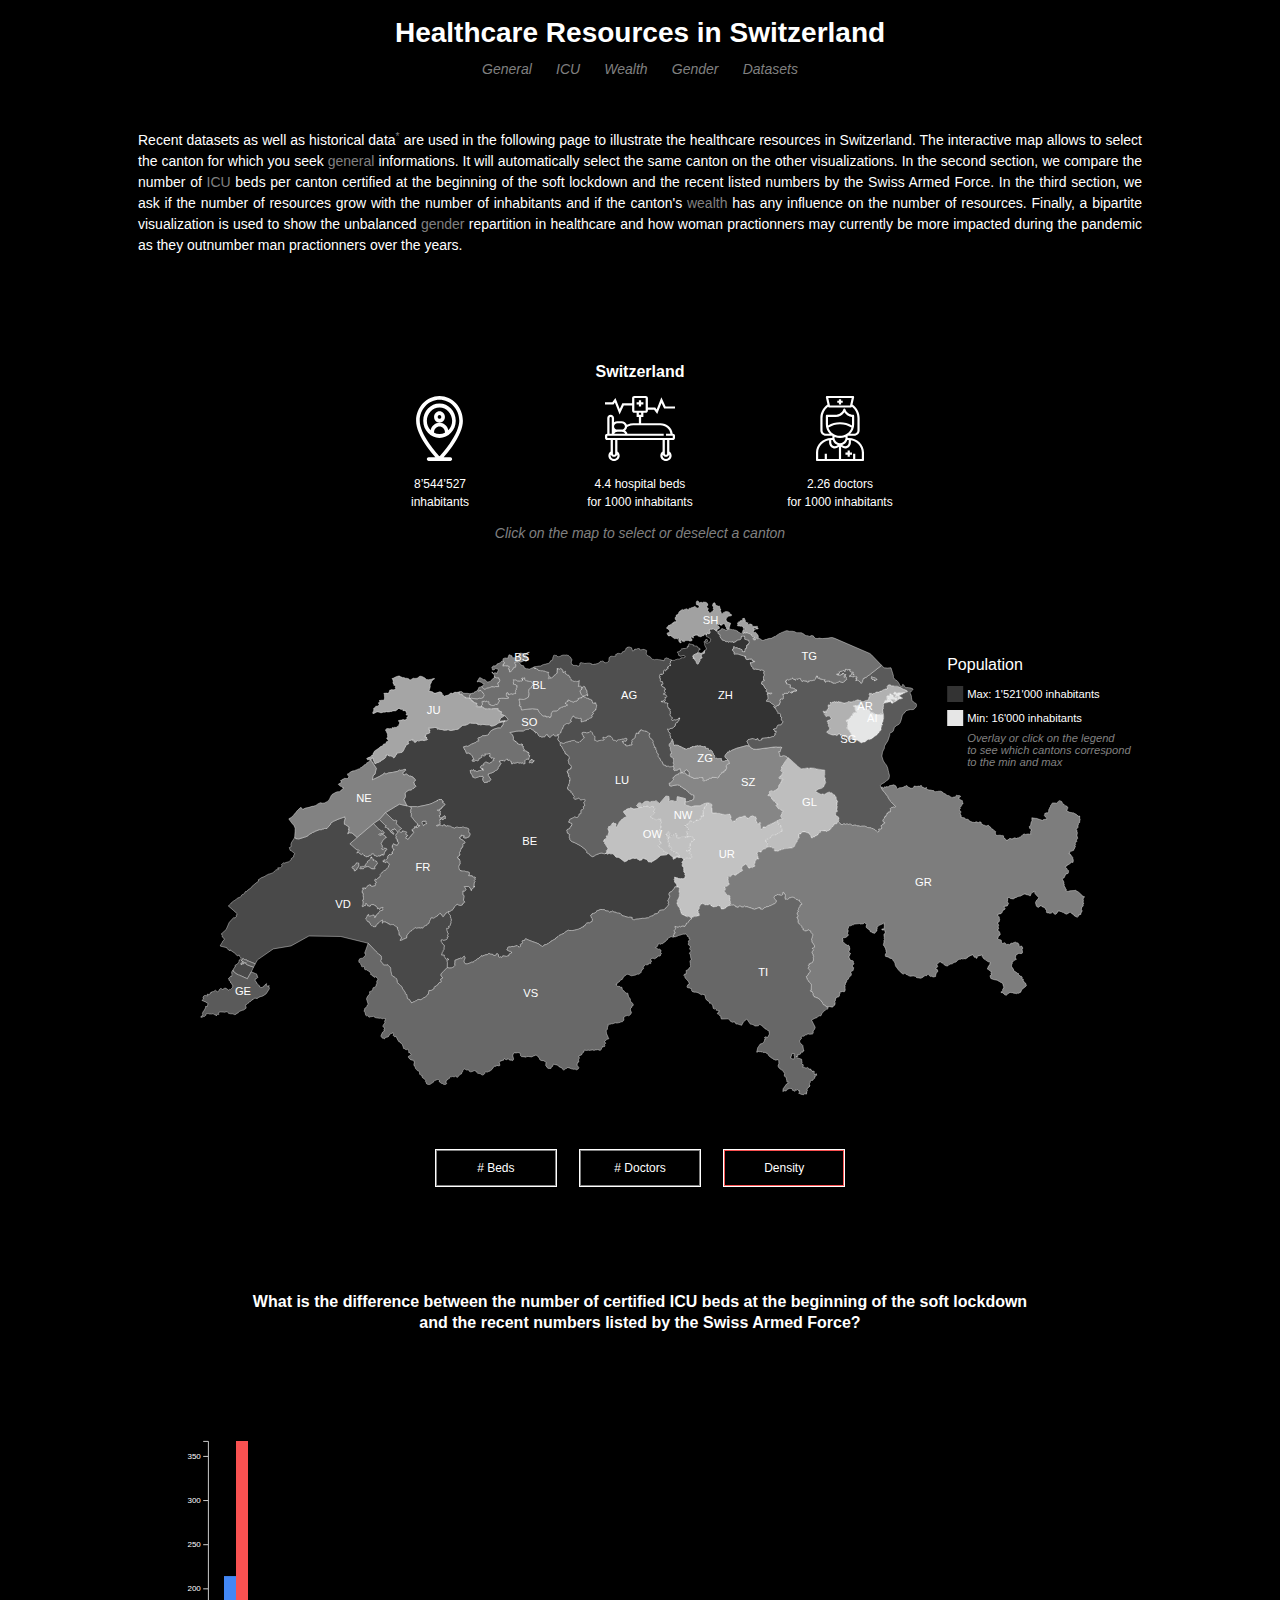
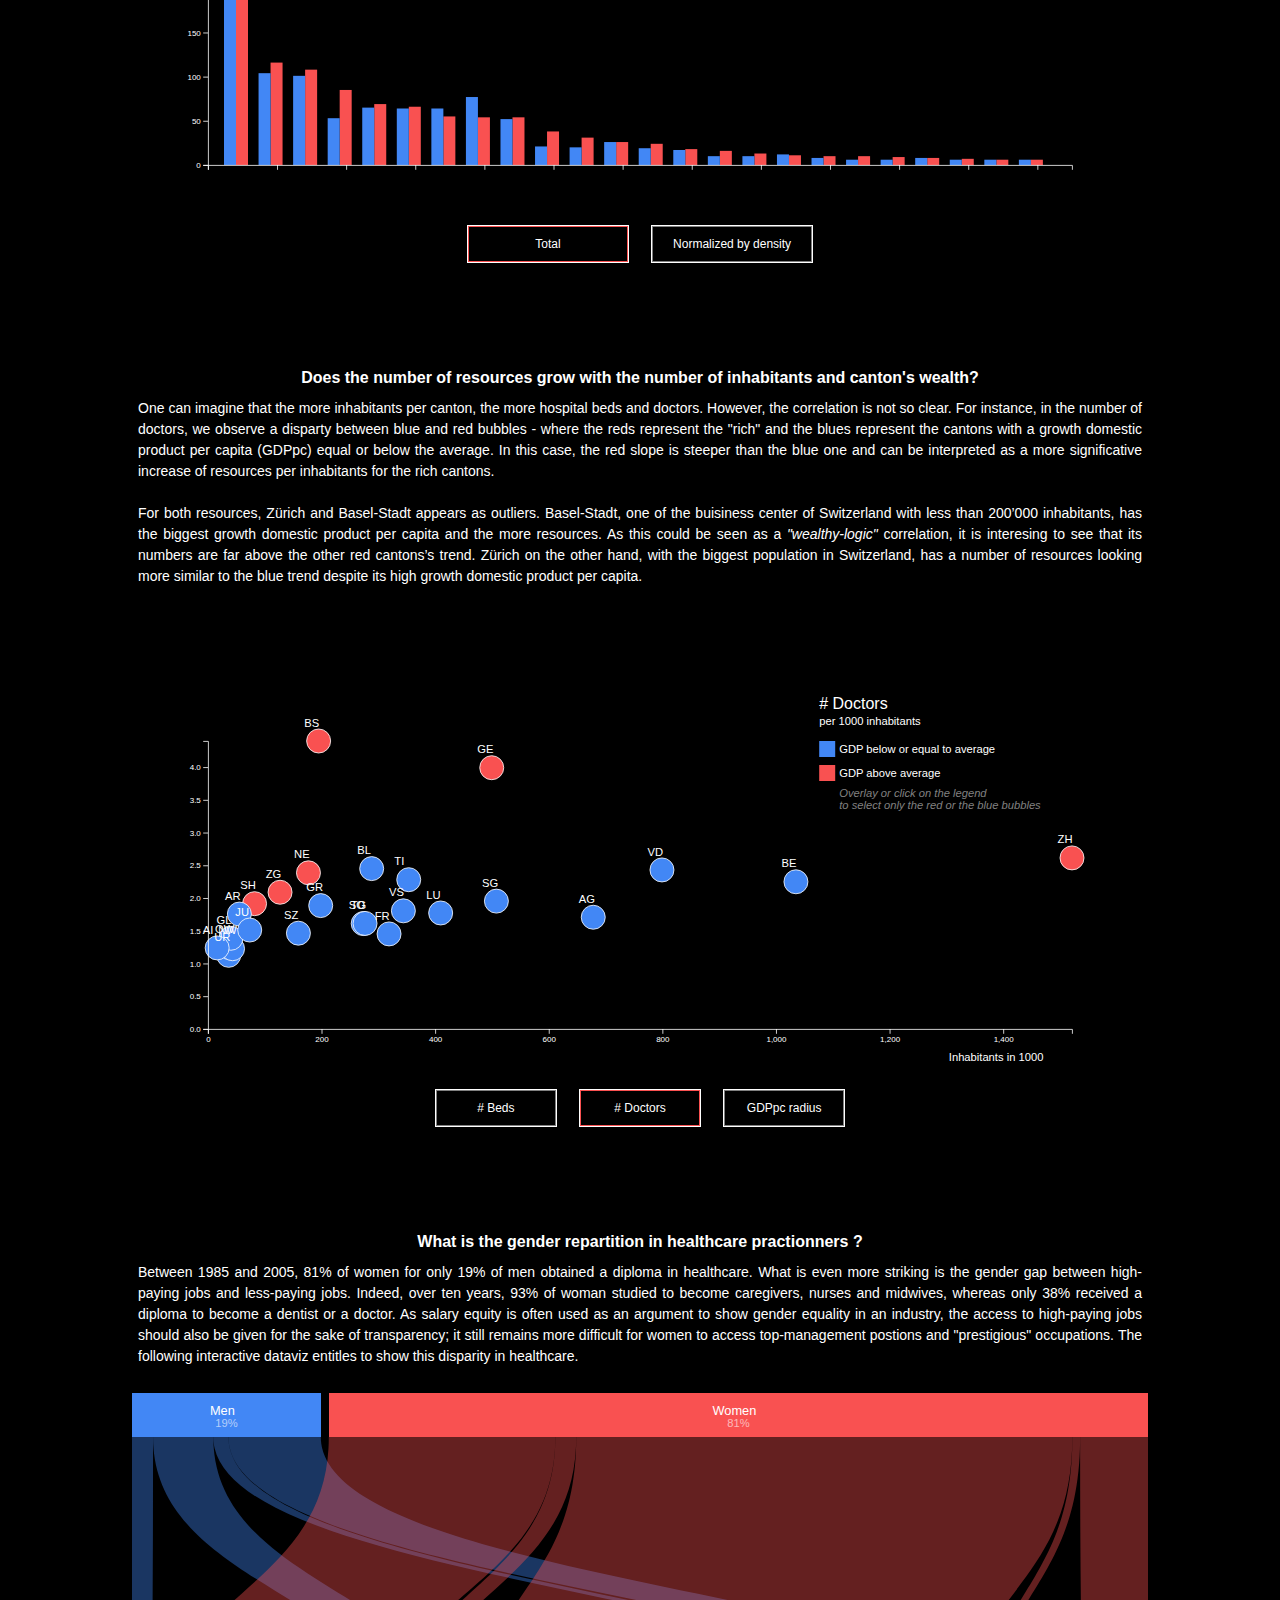
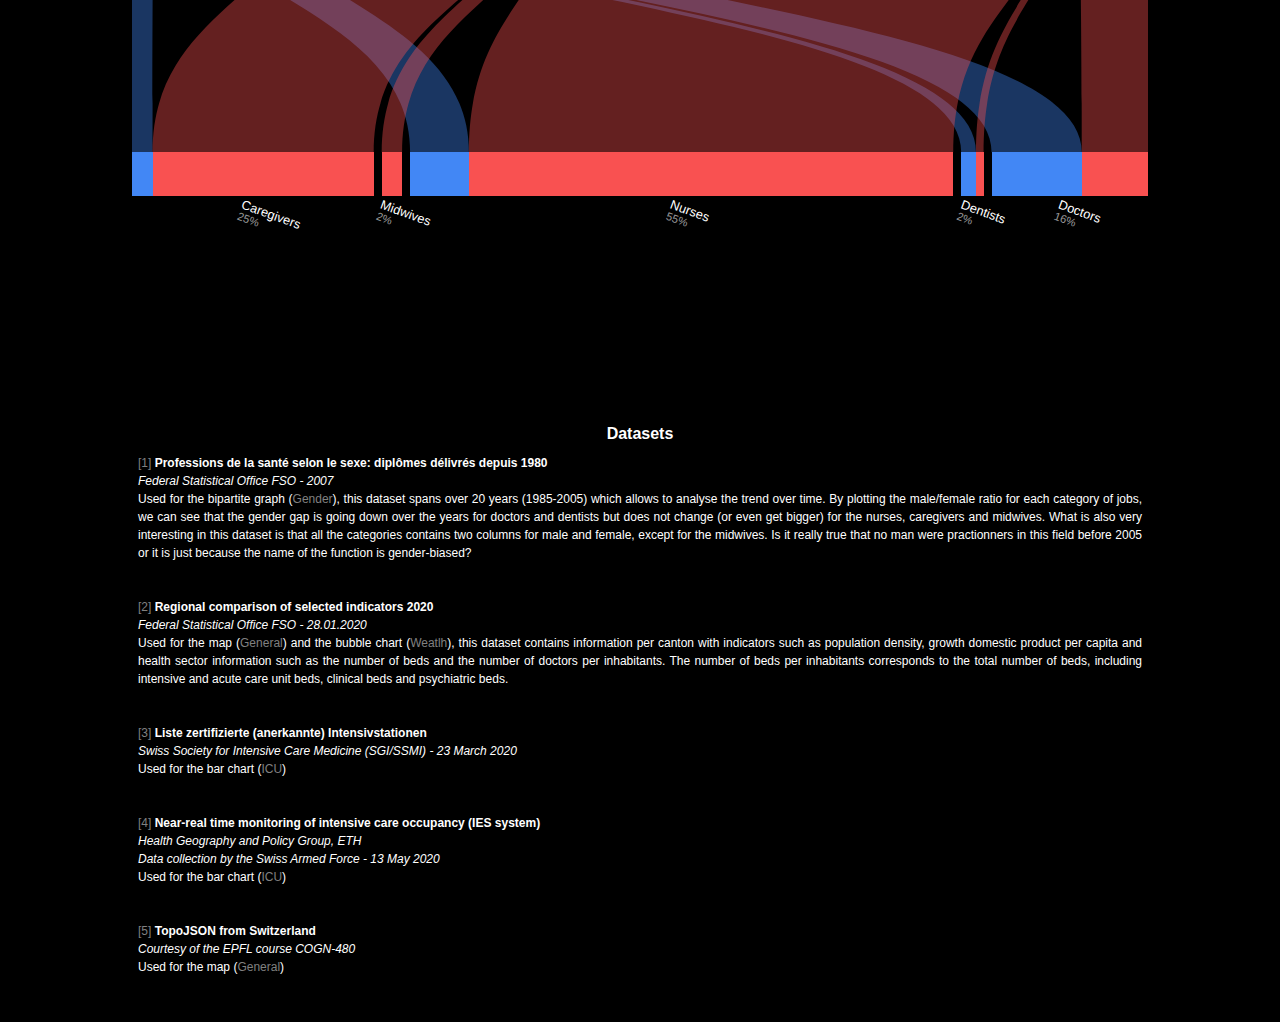
<file: website/index.html>
<!DOCTYPE html>
<html lang="en">

<head>
    <title>Data Viz Project</title>
    <meta charset="utf-8">
    <meta name="viewport" content="width=device-width, user-scalable=no, minimum-scale=1.0, maximum-scale=1.0">
    <link rel="stylesheet" href="stylesheet/basic.css">
    <link rel="stylesheet" href="stylesheet/custom.css">
    <script src="https://ajax.googleapis.com/ajax/libs/jquery/3.1.1/jquery.min.js"></script>
</head>

<body class="w3-black">
    <header class="w3-top w3-center w3-padding-8">
        <h1>Healthcare Resources in Switzerland</h1>
        <div>
            <a class="btn" href="#section1">General</a>
            <a class="btn" href="#section2">ICU</a>
            <a class="btn" href="#section3">Wealth</a>
            <a class="btn" href="#section4">Gender</a>
            <a class="btn" href="#section5">Datasets</a>
        </div>
    </header>

    <!-- Main Content -->
    <div class="w3-animate-zoom w3-center ">
        <!-- Intro -->
        <div>
            <p class="sectionText" style="padding-top: 130px;">
                Recent datasets as well as historical data<sup><a href="#section5">*</a></sup> are used in the following page to illustrate the healthcare resources in Switzerland. The interactive map allows to select the canton for which you seek
                <a href="#section1">general</a> informations. It will automatically select the same canton on the other visualizations. In the second section, we compare the number of <a href="#section2">ICU</a> beds per canton certified at the beginning
                of the soft lockdown and the recent listed numbers by the Swiss Armed Force. In the third section, we ask if the number of resources grow with the number of inhabitants and if the canton's <a href="#section3">wealth</a> has any influence
                on the number of resources. Finally, a bipartite visualization is used to show the unbalanced <a href="#section4">gender</a> repartition in healthcare and how woman practionners may currently be more impacted during the pandemic as they
                outnumber man practionners over the years.
            </p>
        </div>
        <!-- Interactive Map -->
        <div class="sectionPanel" id="section1">
            <h3 id="indicator-name">Switzerland</h3>
            <div class="sectionIcons">
                <div class="w3-third">
                    <img class="icon" src="resources/demographic-icon.svg">
                    <p id="indicator-demographic">8’544’527 <br>inhabitants</p>
                </div>
                <div class="w3-third">
                    <img class="icon" src="resources/bed-icon.svg">
                    <p id="indicator-beds">4.4 hospital beds<br>for 1000 inhabitants</p>
                </div>
                <div class="w3-third">
                    <img class="icon" src="resources/doctor-icon.svg">
                    <p id="indicator-doctors">2.26 doctors <br>for 1000 inhabitants</p>
                </div>
                <p class="instruction">Click on the map to select or deselect a canton</p>
            </div>
            <svg id="cholorpleth" width="100% " height="80%" viewBox="0 0 1280 720"></svg>
            <div class="btnCholorpleth">
                <div class="cholorplethButton" id="cholorpleth-beds"># Beds</div>
                <div class="cholorplethButton" id="cholorpleth-doctors"># Doctors</div>
                <div class="cholorplethButton activeCholorplethButton" id="cholorpleth-population">Density</div>
            </div>
        </div>

        <!-- Bar Graph -->
        <div class="sectionPanel" id="section2">
            <h3> What is the difference between the number of certified ICU beds at the beginning of the soft lockdown and the recent numbers listed by the Swiss Armed Force? </h3>
            <svg id="barChart" width="100%" height="80%" viewBox="0 0 1280 720"></svg>
            <div class="barBtn">
                <div class="barChartButton activeBarChartButton" id="btn-total">Total</div>
                <div class="barChartButton" id="btn-normalized">Normalized by density</div>
            </div>
        </div>

        <!-- Bubble Chart -->
        <div class="sectionPanel" id="section3">
            <h3> Does the number of resources grow with the number of inhabitants and canton's wealth?</h3>
            <p class="sectionText">One can imagine that the more inhabitants per canton, the more hospital beds and doctors. However, the correlation is not so clear. For instance, in the number of doctors, we observe a disparty between blue and red bubbles - where the reds
                represent the "rich" and the blues represent the cantons with a growth domestic product per capita (GDPpc) equal or below the average. In this case, the red slope is steeper than the blue one and can be interpreted as a more significative
                increase of resources per inhabitants for the rich cantons.

                <br><br> For both resources, Zürich and Basel-Stadt appears as outliers. Basel-Stadt, one of the buisiness center of Switzerland with less than 200’000 inhabitants, has the biggest growth domestic product per capita and the more resources.
                As this could be seen as a <i> "wealthy-logic" </i> correlation, it is interesing to see that its numbers are far above the other red cantons’s trend. Zürich on the other hand, with the biggest population in Switzerland, has a number of
                resources looking more similar to the blue trend despite its high growth domestic product per capita.
            </p>
            <svg id="bubbleChart" width="100%" height="80%" viewBox="0 0 1280 720"></svg>
            <div class="bubbleBtn">
                <div class="bubbleChartButton btnResources" id="btn-beds"># Beds</div>
                <div class="bubbleChartButton btnResources activeButton" id="btn-doctors"># Doctors</div>
                <div class="bubbleChartButton btnRadius" id="btn-radius">GDPpc radius</div>
            </div>
        </div>

        <!-- Bipartite Graph -->
        <div class="sectionPanel" id="section4">
            <h3> What is the gender repartition in healthcare practionners ? </h3>
            <p class="sectionText"> Between 1985 and 2005, 81% of women for only 19% of men obtained a diploma in healthcare. What is even more striking is the gender gap between high-paying jobs and less-paying jobs. Indeed, over ten years, 93% of woman studied to become caregivers,
                nurses and midwives, whereas only 38% received a diploma to become a dentist or a doctor. As salary equity is often used as an argument to show gender equality in an industry, the access to high-paying jobs should also be given for the
                sake of transparency; it still remains more difficult for women to access top-management postions and "prestigious" occupations. The following interactive dataviz entitles to show this disparity in healthcare.
            </p>
            <svg id="bipartite" width="100%" height="80%" viewBox="0 0 1280 720"></svg>
        </div>

        <!-- Source -->
        <div id="section5">
            <h3> Datasets</h3>
            <p class="sectionSource">
                <a href="https://opendata.swiss/en/dataset/gesundheitsberufe-nach-geschlecht-diplomierungen-seit-1980" target="_blank">[1]</a>
                <b> Professions de la santé selon le sexe: diplômes délivrés depuis 1980</b>
                <br><i> Federal Statistical Office FSO - 2007 </i>
                <br>Used for the bipartite graph (<a href="#section4">Gender</a>), this dataset spans over 20 years (1985-2005) which allows to analyse the trend over time. By plotting the male/female ratio for each category of jobs, we can see that the
                gender gap is going down over the years for doctors and dentists but does not change (or even get bigger) for the nurses, caregivers and midwives. What is also very interesting in this dataset is that all the categories contains two columns
                for male and female, except for the midwives. Is it really true that no man were practionners in this field before 2005 or it is just because the name of the function is gender-biased?
                <br><br><br>

                <a href="https://opendata.swiss/en/dataset/ausgewahlte-indikatoren-im-regionalen-vergleich-2020-kantone" target="_blank">[2]</a>
                <b> Regional comparison of selected indicators 2020</b>
                <br><i> Federal Statistical Office FSO - 28.01.2020</i>
                <br>Used for the map (<a href="#section1">General</a>) and the bubble chart (<a href="#section3">Weatlh</a>), this dataset contains information per canton with indicators such as population density, growth domestic product per capita and
                health sector information such as the number of beds and the number of doctors per inhabitants. The number of beds per inhabitants corresponds to the total number of beds, including intensive and acute care unit beds, clinical beds and
                psychiatric beds.
                <br><br><br>

                <a href="https://www.swiss-icu-cert.ch/fr/unites-de-soins-intensifs-certifiees.html" target="_blank">[3]</a>
                <b> Liste zertifizierte (anerkannte) Intensivstationen</b>
                <br><i>  Swiss Society for Intensive Care Medicine (SGI/SSMI) - 23 March 2020 </i>
                <br> Used for the bar chart (<a href="#section2">ICU</a>)
                <br><br><br>

                <a href="https://icumonitoring.ch/" target="_blank">[4]</a>
                <b> Near-real time monitoring of intensive care occupancy (IES system)</b>
                <br><i>  Health Geography and Policy Group, ETH </i>
                <br><i>  Data collection by the Swiss Armed Force - 13 May 2020 </i>
                <br> Used for the bar chart (<a href="#section2">ICU</a>)
                <br><br><br>

                <a href=" https://github.com/topojson/topojson" target="_blank">[5]</a>
                <b> TopoJSON from Switzerland</b>
                <br><i>  Courtesy of the EPFL course COGN-480 </i>
                <br> Used for the map (<a href="#section1">General</a>)
                <br><br><br>


            </p>
        </div>
    </div>
    <!-- Load Scripts -->
    <script src="lib/d3.min.js"></script>
    <script src="lib/topojson.min.js"></script>
    <script src="lib/viz.min.js"></script>
    <script src="javascript/main.js"></script>
    <script src="javascript/buttons.js"></script>
    <script src="javascript/interactiveSwissMap.js"></script>
    <script src="javascript/bubbleChart.js"></script>
    <script src="javascript/barChart.js"></script>
    <script src="javascript/genderBipartite.js"></script>
</body>

</html>
</file>
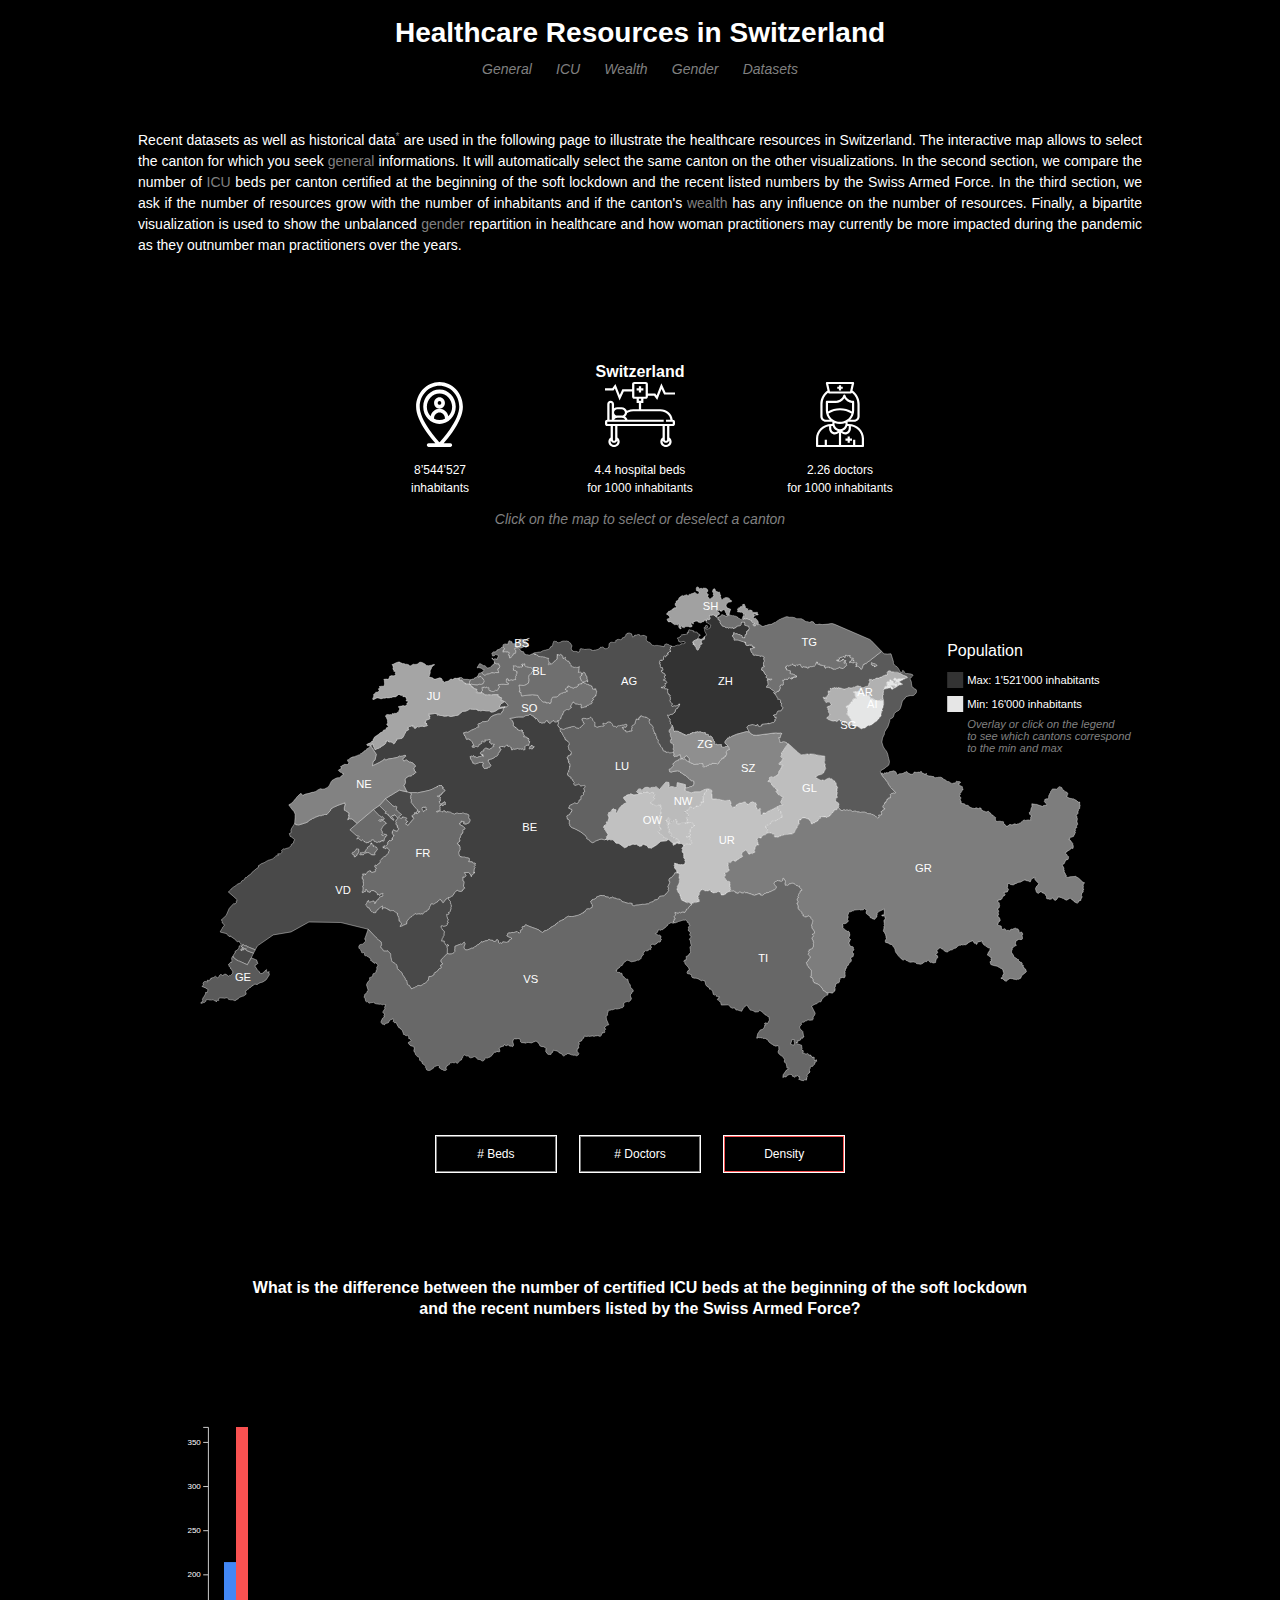
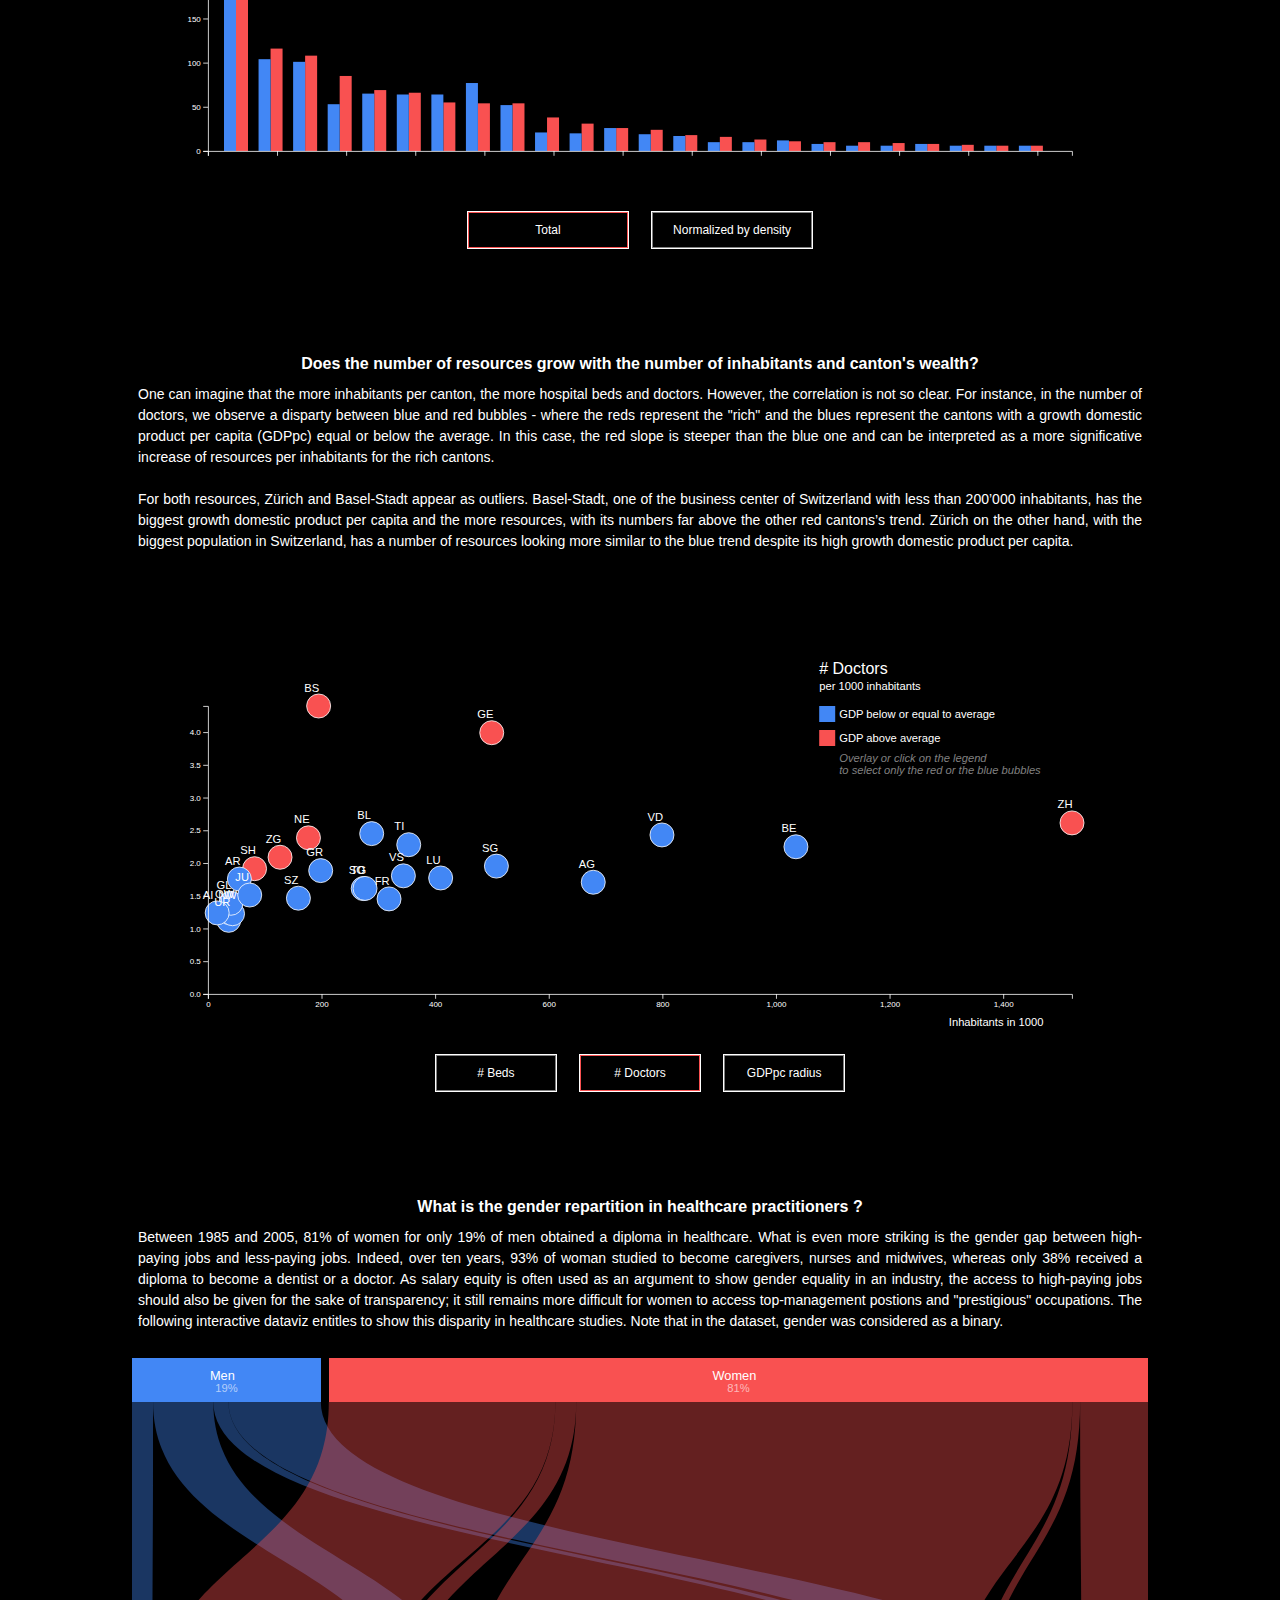
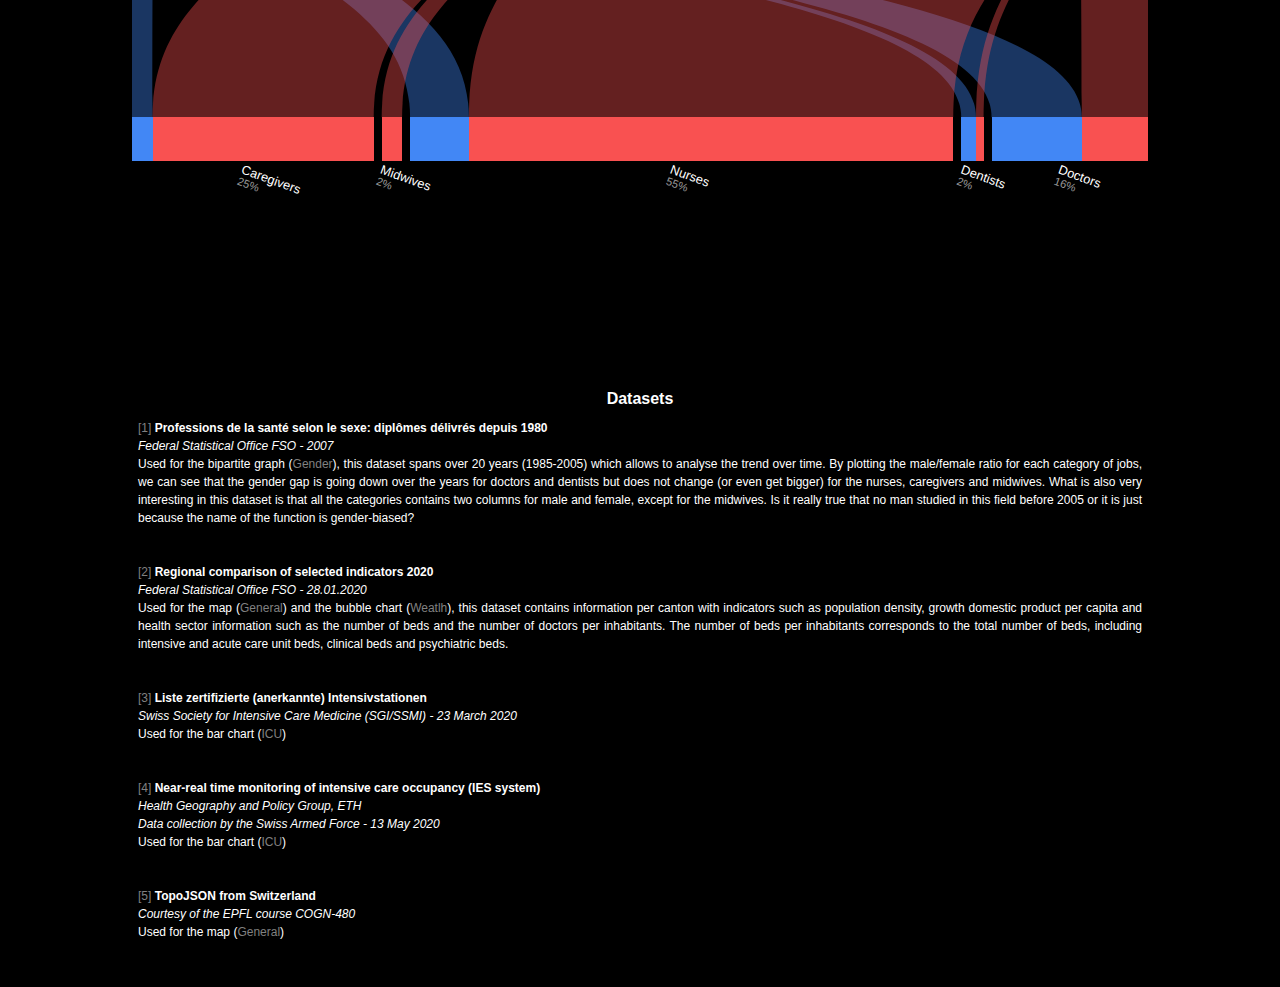
<file: website/dataviz.html>
<!DOCTYPE html>
<html lang="en">

<head>
    <title>Data Viz Project</title>
    <meta charset="utf-8">
    <meta name="viewport" content="width=device-width, user-scalable=no, minimum-scale=1.0, maximum-scale=1.0">
    <link rel="stylesheet" href="stylesheet/basic.css">
    <link rel="stylesheet" href="stylesheet/custom.css">
    <script src="https://ajax.googleapis.com/ajax/libs/jquery/3.1.1/jquery.min.js"></script>
</head>

<body class="w3-black">
    <header class="w3-top w3-center w3-padding-8">
        <h1>Healthcare Resources in Switzerland</h1>
        <div>
            <a class="btn" href="#section1">General</a>
            <a class="btn" href="#section2">ICU</a>
            <a class="btn" href="#section3">Wealth</a>
            <a class="btn" href="#section4">Gender</a>
            <a class="btn" href="#section5">Datasets</a>
        </div>
    </header>

    <!-- Main Content -->
    <div class="w3-animate-zoom w3-center ">
        <!-- Intro -->
        <div>
            <p class="sectionText" style="padding-top: 130px;">
                Recent datasets as well as historical data<sup><a href="#section5">*</a></sup> are used in the following page to illustrate the healthcare resources in Switzerland. The interactive map allows to select the canton for which you seek
                <a href="#section1">general</a> informations. It will automatically select the same canton on the other visualizations. In the second section, we compare the number of <a href="#section2">ICU</a> beds per canton certified at the beginning
                of the soft lockdown and the recent listed numbers by the Swiss Armed Force. In the third section, we ask if the number of resources grow with the number of inhabitants and if the canton's <a href="#section3">wealth</a> has any influence
                on the number of resources. Finally, a bipartite visualization is used to show the unbalanced <a href="#section4">gender</a> repartition in healthcare and how woman practitioners may currently be more impacted during the pandemic as they
                outnumber man practitioners over the years.
            </p>
        </div>
        <!-- Interactive Map -->
        <div class="sectionPanel" id="section1">
            <h3 id="indicator-name">Switzerland</h3>
            <div class="sectionIcons">
                <div class="w3-third">
                    <img class="icon" src="resources/demographic-icon.svg">
                    <p id="indicator-demographic">8’544’527 <br>inhabitants</p>
                </div>
                <div class="w3-third">
                    <img class="icon" src="resources/bed-icon.svg">
                    <p id="indicator-beds">4.4 hospital beds<br>for 1000 inhabitants</p>
                </div>
                <div class="w3-third">
                    <img class="icon" src="resources/doctor-icon.svg">
                    <p id="indicator-doctors">2.26 doctors <br>for 1000 inhabitants</p>
                </div>
                <br>
                <p class="instruction">Click on the map to select or deselect a canton</p>
            </div>
            <svg id="cholorpleth" width="100% " height="80%" viewBox="0 0 1280 720"></svg>
            <div class="btnCholorpleth">
                <div class="cholorplethButton" id="cholorpleth-beds"># Beds</div>
                <div class="cholorplethButton" id="cholorpleth-doctors"># Doctors</div>
                <div class="cholorplethButton activeCholorplethButton" id="cholorpleth-population">Density</div>
            </div>
        </div>

        <!-- Bar Graph -->
        <div class="sectionPanel" id="section2">
            <h3> What is the difference between the number of certified ICU beds at the beginning of the soft lockdown and the recent numbers listed by the Swiss Armed Force? </h3>
            <svg id="barChart" width="100%" height="80%" viewBox="0 0 1280 720"></svg>
            <div class="barBtn">
                <div class="barChartButton activeBarChartButton" id="btn-total">Total</div>
                <div class="barChartButton" id="btn-normalized">Normalized by density</div>
            </div>
        </div>

        <!-- Bubble Chart -->
        <div class="sectionPanel" id="section3">
            <h3> Does the number of resources grow with the number of inhabitants and canton's wealth?</h3>
            <p class="sectionText">One can imagine that the more inhabitants per canton, the more hospital beds and doctors. However, the correlation is not so clear. For instance, in the number of doctors, we observe a disparty between blue and red bubbles - where the reds
                represent the "rich" and the blues represent the cantons with a growth domestic product per capita (GDPpc) equal or below the average. In this case, the red slope is steeper than the blue one and can be interpreted as a more significative
                increase of resources per inhabitants for the rich cantons.

                <br><br> For both resources, Zürich and Basel-Stadt appear as outliers. Basel-Stadt, one of the business center of Switzerland with less than 200’000 inhabitants, has the biggest growth domestic product per capita and the more resources,
                with its numbers far above the other red cantons’s trend. Zürich on the other hand, with the biggest population in Switzerland, has a number of resources looking more similar to the blue trend despite its high growth domestic product per
                capita.
            </p>
            <svg id="bubbleChart" width="100%" height="80%" viewBox="0 0 1280 720"></svg>
            <div class="bubbleBtn">
                <div class="bubbleChartButton btnResources" id="btn-beds"># Beds</div>
                <div class="bubbleChartButton btnResources activeButton" id="btn-doctors"># Doctors</div>
                <div class="bubbleChartButton btnRadius" id="btn-radius">GDPpc radius</div>
            </div>
        </div>

        <!-- Bipartite Graph -->
        <div class="sectionPanel" id="section4">
            <h3> What is the gender repartition in healthcare practitioners ? </h3>
            <p class="sectionText"> Between 1985 and 2005, 81% of women for only 19% of men obtained a diploma in healthcare. What is even more striking is the gender gap between high-paying jobs and less-paying jobs. Indeed, over ten years, 93% of woman studied to become caregivers,
                nurses and midwives, whereas only 38% received a diploma to become a dentist or a doctor. As salary equity is often used as an argument to show gender equality in an industry, the access to high-paying jobs should also be given for the
                sake of transparency; it still remains more difficult for women to access top-management postions and "prestigious" occupations. The following interactive dataviz entitles to show this disparity in healthcare studies. Note that in the
                dataset, gender was considered as a binary.
            </p>
            <svg id="bipartite" width="100%" height="80%" viewBox="0 0 1280 720"></svg>
        </div>

        <!-- Source -->
        <div id="section5">
            <h3> Datasets</h3>
            <p class="sectionSource">
                <a href="https://opendata.swiss/en/dataset/gesundheitsberufe-nach-geschlecht-diplomierungen-seit-1980" target="_blank">[1]</a>
                <b> Professions de la santé selon le sexe: diplômes délivrés depuis 1980</b>
                <br><i> Federal Statistical Office FSO - 2007 </i>
                <br>Used for the bipartite graph (<a href="#section4">Gender</a>), this dataset spans over 20 years (1985-2005) which allows to analyse the trend over time. By plotting the male/female ratio for each category of jobs, we can see that the
                gender gap is going down over the years for doctors and dentists but does not change (or even get bigger) for the nurses, caregivers and midwives. What is also very interesting in this dataset is that all the categories contains two columns
                for male and female, except for the midwives. Is it really true that no man studied in this field before 2005 or it is just because the name of the function is gender-biased?
                <br><br><br>

                <a href="https://opendata.swiss/en/dataset/ausgewahlte-indikatoren-im-regionalen-vergleich-2020-kantone" target="_blank">[2]</a>
                <b> Regional comparison of selected indicators 2020</b>
                <br><i> Federal Statistical Office FSO - 28.01.2020</i>
                <br>Used for the map (<a href="#section1">General</a>) and the bubble chart (<a href="#section3">Weatlh</a>), this dataset contains information per canton with indicators such as population density, growth domestic product per capita and
                health sector information such as the number of beds and the number of doctors per inhabitants. The number of beds per inhabitants corresponds to the total number of beds, including intensive and acute care unit beds, clinical beds and
                psychiatric beds.
                <br><br><br>

                <a href="https://www.swiss-icu-cert.ch/fr/unites-de-soins-intensifs-certifiees.html" target="_blank">[3]</a>
                <b> Liste zertifizierte (anerkannte) Intensivstationen</b>
                <br><i>  Swiss Society for Intensive Care Medicine (SGI/SSMI) - 23 March 2020 </i>
                <br> Used for the bar chart (<a href="#section2">ICU</a>)
                <br><br><br>

                <a href="https://icumonitoring.ch/" target="_blank">[4]</a>
                <b> Near-real time monitoring of intensive care occupancy (IES system)</b>
                <br><i>  Health Geography and Policy Group, ETH </i>
                <br><i>  Data collection by the Swiss Armed Force - 13 May 2020 </i>
                <br> Used for the bar chart (<a href="#section2">ICU</a>)
                <br><br><br>

                <a href=" https://github.com/topojson/topojson" target="_blank">[5]</a>
                <b> TopoJSON from Switzerland</b>
                <br><i>  Courtesy of the EPFL course COGN-480 </i>
                <br> Used for the map (<a href="#section1">General</a>)
                <br><br><br>


            </p>
        </div>
    </div>
    <!-- Load Scripts -->
    <script src="lib/d3.min.js"></script>
    <script src="lib/topojson.min.js"></script>
    <script src="lib/viz.min.js"></script>
    <script src="javascript/main.js"></script>
    <script src="javascript/buttons.js"></script>
    <script src="javascript/interactiveSwissMap.js"></script>
    <script src="javascript/bubbleChart.js"></script>
    <script src="javascript/barChart.js"></script>
    <script src="javascript/genderBipartite.js"></script>
</body>

</html>
</file>
<file: website/stylesheet/custom.css>
html {
        scroll-behavior: smooth;
        font-family: "Futura", "Trebuchet MS", Arial, sans-serif;
        font-size: 12px;
    }
    
    h1 {
        font-family: "Futura", "Trebuchet MS", Arial, sans-serif;
        font-size: 28px;
        font-style: normal;
        font-variant: normal;
        font-weight: 700;
        line-height: 30px;
    }
    
    h3 {
        font-family: "Futura", "Trebuchet MS", Arial, sans-serif;
        font-size: 16px;
        font-style: normal;
        font-variant: normal;
        font-weight: 700;
        line-height: 20.4px;
        padding-top: 64px;
        max-width: 800px;
        margin: auto;
    }
    
    p {
        font-family: "Futura", "Trebuchet MS", Arial, sans-serif;
        font-size: 12px;
    }
    
    .sectionPanel {
        margin-left: auto;
        margin-right: auto;
        max-width: 1024px;
        padding-top: 32px;
    }
    
    .sectionText {
        font-family: "Futura", "Trebuchet MS", Arial, sans-serif;
        font-size: 14px;
        text-align: justify;
        max-width: 1024px;
        padding: 10px;
        margin: auto;
        margin: 30;
    }
    
    .sectionSource {
        font-family: "Futura", "Trebuchet MS", Arial, sans-serif;
        font-size: 12px;
        text-align: justify;
        max-width: 1024px;
        margin: auto;
        margin: 30;
        padding: 10px;
    }
    
    h3.sectionSource {
        text-align: center;
        padding: 16px;
        margin: auto;
    }
    
    a {
        font-family: "Futura", "Trebuchet MS", Arial, sans-serif;
        text-decoration: none;
        color: grey;
    }
    
    .topnav {
        font-family: "Futura", "Trebuchet MS", Arial, sans-serif;
        overflow: hidden;
        background-color: black;
    }
    
    .btn {
        font-family: "Futura", "Trebuchet MS", Arial, sans-serif;
        border: none;
        outline: none;
        padding: 10px 10px;
        cursor: pointer;
        font-size: 14px;
        font-style: italic;
    }
    
    .active,
    .btn:hover {
        color: white;
        font-style: bold;
    }
    
    header {
        font-family: "Futura", "Trebuchet MS", Arial, sans-serif;
        background-color: #000000;
        opacity: 1.0;
        margin-bottom: 10px;
    }
    
    footer {
        font-family: "Futura", "Trebuchet MS", Arial, sans-serif;
        font-size: 9px;
        color: #808080;
        bottom: 0;
    }
    /* Labels and legends */
    
    .label,
    .label-canton,
    .label-bubble,
    .label-bar,
    .label-gdp {
        font-family: "Futura", "Trebuchet MS", Arial, sans-serif;
        fill-opacity: 1;
        fill: rgb(255, 255, 255);
        font-size: 14px;
    }
    
    .label-bipartite {
        font-family: "Futura", "Trebuchet MS", Arial, sans-serif;
        fill-opacity: 1;
        fill: rgb(255, 255, 255);
        font-size: 16px;
    }
    
    .legend-bar,
    .legend-bubble {
        font-family: "Futura", "Trebuchet MS", Arial, sans-serif;
        fill-opacity: 1;
        fill: rgb(255, 255, 255);
        font-size: 14px;
        font-family: "Futura", "Trebuchet MS", Arial, sans-serif;
    }
    
    .instruction {
        font-family: "Futura", "Trebuchet MS", Arial, sans-serif;
        font-style: italic;
        font-size: 14px;
        color: grey;
        fill: grey;
        fill-opacity: 1;
    }
    /* Buttons */
    
    .cholorplethButton,
    .barChartButton,
    .bubbleChartButton {
        font-family: "Futura", "Trebuchet MS", Arial, sans-serif;
        cursor: pointer;
        border: 1px solid grey;
        outline-style: solid;
        outline-width: 0.3px;
        display: inline-block;
        padding: 8px 14px;
        margin: 10px;
        font-size: 12px;
        width: 120px;
    }
    
    .barChartButton {
        font-family: "Futura", "Trebuchet MS", Arial, sans-serif;
        cursor: pointer;
        border: 1px solid grey;
        outline-style: solid;
        outline-width: 0.3px;
        display: inline-block;
        padding: 8px 14px;
        margin: 10px;
        font-size: 12px;
        width: 160px;
    }
    
    .activeButton,
    .activeBarChartButton,
    .activeCholorplethButton {
        border: 1px solid #F95151;
    }
    
    .btnCholorpleth {
        margin-top: 0px;
    }
    
    .bubbleBtn,
    .barBtn {
        margin-top: -100px;
    }
    /* MAP */
    
    .canton {
        stroke-width: 0.5px;
        stroke: rgb(255, 255, 255);
    }
    
    .sectionIcons {
        max-width: 600px;
        margin: 0 auto;
    }
    /* BAR CHART */
    
    .red-bar,
    .blue-bar {
        stroke-width: 0.5px;
        stroke: white;
    }
    /* BUBBLE CHART */
    
    circle {
        stroke: white;
        stroke-width: 1px;
    }
    
    .bubble-blue {
        fill: #4287f5;
    }
    
    .bubble-red {
        fill: #F95151;
    }
    /* BIPARTITE */
    
    .mainBars {
        font-family: "Futura", "Trebuchet MS", Arial, sans-serif;
        shape-rendering: auto;
        fill-opacity: 0;
        stroke-width: 2px;
        stroke: rgb(255, 255, 255);
        stroke-opacity: 0;
    }
    
    .subBars {
        font-family: "Futura", "Trebuchet MS", Arial, sans-serif;
        shape-rendering: crispEdges;
    }
    
    .edges {
        stroke: none;
        fill-opacity: 0.3;
    }
    
    .perc {
        font-family: "Futura", "Trebuchet MS", Arial, sans-serif;
        fill-opacity: 0.6;
        fill: rgb(255, 255, 255);
        font-size: 14px;
    }
    
    @media only screen and (max-device-width: 993px) {
        h3 {
            font-size: 12px;
            padding-top: 8px;
        }
        p {
            font-size: 10px;
        }
        .sectionText {
            font-size: 10px;
        }
        .sectionPanel {
            padding-top: 16px;
        }
        .sectionSource {
            font-size: 9px;
        }
        .icon {
            max-width: 8%;
            height: auto;
        }
        .cholorplethButton,
        .bubbleChartButton {
            border: 1px solid grey;
            outline-style: solid;
            outline-width: 0.3px;
            padding: 3px 0px;
            margin: 1px;
            font-size: 8px;
            width: 70px;
        }
        .barChartButton {
            border: 1px solid grey;
            outline-style: solid;
            outline-width: 0.3px;
            padding: 3px 0px;
            margin: 1px;
            font-size: 8px;
            width: 110px;
        }
        .activeButton,
        .activeBarChartButton,
        .activeCholorplethButton {
            border: 1px solid #F95151;
        }
        .bubbleBtn,
        .barBtn {
            margin-top: -30px;
        }
    }
</file>
<file: website/stylesheet/basic.css>
/* W3.CSS 2.84 Dec 2016 by Jan Egil and Borge Refsnes */
html{box-sizing:border-box}*,*:before,*:after{box-sizing:inherit}
/* Extract from normalize.css by Nicolas Gallagher and Jonathan Neal git.io/normalize */
html{-ms-text-size-adjust:100%;-webkit-text-size-adjust:100%}body{margin:0}
article,aside,details,figcaption,figure,footer,header,main,menu,nav,section,summary{display:block}
audio,canvas,progress,video{display:inline-block}progress{vertical-align:baseline}
audio:not([controls]){display:none;height:0}[hidden],template{display:none}
a{background-color:transparent;-webkit-text-decoration-skip:objects}
a:active,a:hover{outline-width:0}abbr[title]{border-bottom:none;text-decoration:underline;text-decoration:underline dotted}
dfn{font-style:italic}mark{background:#ff0;color:#000}
small{font-size:80%}sub,sup{font-size:75%;line-height:0;position:relative;vertical-align:baseline}
sub{bottom:-0.25em}sup{top:-0.5em}figure{margin:1em 40px}
img{border-style:none}svg:not(:root){overflow:hidden}
code,kbd,pre,samp{font-family:monospace,monospace;font-size:1em}
hr{box-sizing:content-box;height:0;overflow:visible}
button,input,select,textarea{font:inherit;margin:0}optgroup{font-weight:bold}
button,input{overflow:visible}button,select{text-transform:none}
button,html [type=button],[type=reset],[type=submit]{-webkit-appearance:button}
button::-moz-focus-inner, [type=button]::-moz-focus-inner, [type=reset]::-moz-focus-inner, [type=submit]::-moz-focus-inner{border-style:none;padding:0}
button:-moz-focusring, [type=button]:-moz-focusring, [type=reset]:-moz-focusring, [type=submit]:-moz-focusring{outline:1px dotted ButtonText}
fieldset{border:1px solid #c0c0c0;margin:0 2px;padding:.35em .625em .75em}
legend{color:inherit;display:table;max-width:100%;padding:0;white-space:normal}textarea{overflow:auto}
[type=checkbox],[type=radio]{padding:0}
[type=number]::-webkit-inner-spin-button,[type=number]::-webkit-outer-spin-button{height:auto}
[type=search]{-webkit-appearance:textfield;outline-offset:-2px}
[type=search]::-webkit-search-cancel-button,[type=search]::-webkit-search-decoration{-webkit-appearance:none}
::-webkit-input-placeholder{color:inherit;opacity:0.54}
::-webkit-file-upload-button{-webkit-appearance:button;font:inherit}
/* End extract */
html,body{font-family:Verdana,sans-serif;font-size:15px;line-height:1.5}html{overflow-x:hidden}
h1,h2,h3,h4,h5,h6,.w3-slim,.w3-wide{font-family:"Segoe UI",Arial,sans-serif}
h1{font-size:36px}h2{font-size:30px}h3{font-size:24px}h4{font-size:20px}h5{font-size:18px}h6{font-size:16px}
.w3-serif{font-family:"Times New Roman",Times,serif}
h1,h2,h3,h4,h5,h6{font-weight:400;margin:10px 0}.w3-wide{letter-spacing:4px}
h1 a,h2 a,h3 a,h4 a,h5 a,h6 a{font-weight:inherit}
hr{border:0;border-top:1px solid #eee;margin:20px 0}
img{margin-bottom:-5px}a{color:inherit}
a:hover{font-weight:normal}
.w3-image{max-width:100%;height:auto}
.w3-table,.w3-table-all{border-collapse:collapse;border-spacing:0;width:100%;display:table}
.w3-table-all{border:1px solid #ccc}
.w3-bordered tr,.w3-table-all tr{border-bottom:1px solid #ddd}
.w3-striped tbody tr:nth-child(even){background-color:#f1f1f1}
.w3-table-all tr:nth-child(odd){background-color:#fff}
.w3-table-all tr:nth-child(even){background-color:#f1f1f1}
.w3-hoverable tbody tr:hover,.w3-ul.w3-hoverable li:hover{background-color:#ccc}
.w3-centered tr th,.w3-centered tr td{text-align:center}
.w3-table td,.w3-table th,.w3-table-all td,.w3-table-all th{padding:8px 8px;display:table-cell;text-align:left;vertical-align:top}
.w3-table th:first-child,.w3-table td:first-child,.w3-table-all th:first-child,.w3-table-all td:first-child{padding-left:16px}
.w3-btn,.w3-btn-block{border:none;display:inline-block;outline:0;padding:6px 16px;vertical-align:middle;overflow:hidden;text-decoration:none!important;color:#fff;background-color:#000;text-align:center;cursor:pointer;white-space:nowrap}
.w3-btn:hover,.w3-btn-block:hover,.w3-btn-floating:hover,.w3-btn-floating-large:hover{box-shadow:0 8px 16px 0 rgba(0,0,0,0.2),0 6px 20px 0 rgba(0,0,0,0.19)}
.w3-btn,.w3-btn-floating,.w3-btn-floating-large,.w3-closenav,.w3-opennav,.w3-btn-block{-webkit-touch-callout:none;-webkit-user-select:none;-khtml-user-select:none;-moz-user-select:none;-ms-user-select:none;user-select:none}   
.w3-btn-floating,.w3-btn-floating-large{display:inline-block;text-align:center;color:#fff;background-color:#000;position:relative;overflow:hidden;z-index:1;padding:0;border-radius:50%;cursor:pointer;font-size:24px}
.w3-btn-floating{width:40px;height:40px;line-height:40px}.w3-btn-floating-large{width:56px;height:56px;line-height:56px}
.w3-disabled,.w3-btn:disabled,.w3-btn-floating:disabled,.w3-btn-floating-large:disabled{cursor:not-allowed;opacity:0.3}
.w3-btn.w3-disabled *,.w3-btn-block.w3-disabled,.w3-btn-floating.w3-disabled *,.w3-btn:disabled *,.w3-btn-floating:disabled *{pointer-events:none}
.w3-btn.w3-disabled:hover,.w3-btn-block.w3-disabled:hover,.w3-btn:disabled:hover,.w3-btn-floating.w3-disabled:hover,.w3-btn-floating:disabled:hover,
.w3-btn-floating-large.w3-disabled:hover,.w3-btn-floating-large:disabled:hover{box-shadow:none}
.w3-btn-group .w3-btn{float:left}.w3-btn-block{width:100%}
.w3-btn-bar .w3-btn{box-shadow:none;background-color:inherit;color:inherit;float:left}.w3-btn-bar .w3-btn:hover{background-color:#ccc}
.w3-badge,.w3-tag,.w3-sign{background-color:#000;color:#fff;display:inline-block;padding-left:8px;padding-right:8px;text-align:center}
.w3-badge{border-radius:50%}
ul.w3-ul{list-style-type:none;padding:0;margin:0}ul.w3-ul li{padding:6px 2px 6px 16px;border-bottom:1px solid #ddd}ul.w3-ul li:last-child{border-bottom:none}
.w3-tooltip,.w3-display-container{position:relative}.w3-tooltip .w3-text{display:none}.w3-tooltip:hover .w3-text{display:inline-block}
.w3-navbar{list-style-type:none;margin:0;padding:0;overflow:hidden}
.w3-navbar li{float:left}.w3-navbar li a,.w3-navitem,.w3-navbar li .w3-btn,.w3-navbar li .w3-input{display:block;padding:8px 16px}.w3-navbar li .w3-btn,.w3-navbar li .w3-input{border:none;outline:none;width:100%}
.w3-navbar li a:hover{color:#000;background-color:#ccc}
.w3-navbar .w3-dropdown-hover,.w3-navbar .w3-dropdown-click{position:static}
.w3-navbar .w3-dropdown-hover:hover,.w3-navbar .w3-dropdown-hover:first-child,.w3-navbar .w3-dropdown-click:hover{background-color:#ccc;color:#000}
.w3-navbar a,.w3-topnav a,.w3-sidenav a,.w3-dropdown-content a,.w3-accordion-content a,.w3-dropnav a{text-decoration:none!important}
.w3-navbar .w3-opennav.w3-right{float:right!important}.w3-topnav{padding:8px 8px}
.w3-topnav a{padding:0 8px;border-bottom:3px solid transparent;-webkit-transition:border-bottom .25s;transition:border-bottom .25s}
.w3-topnav a:hover{border-bottom:3px solid #fff}.w3-topnav .w3-dropdown-hover a{border-bottom:0}
.w3-opennav,.w3-closenav{color:inherit}.w3-opennav:hover,.w3-closenav:hover{cursor:pointer;opacity:0.8}
.w3-btn,.w3-btn-floating,.w3-dropnav a,.w3-btn-floating-large,.w3-btn-block, .w3-navbar a,.w3-sidenav a,.w3-pagination li a,.w3-hoverable tbody tr,.w3-hoverable li,
.w3-accordion-content a,.w3-dropdown-content a,.w3-dropdown-click:hover,.w3-dropdown-hover:hover,.w3-opennav,.w3-closenav,.w3-closebtn,*[class*="w3-hover-"]
{-webkit-transition:background-color .25s,color .15s,box-shadow .25s,opacity 0.25s,filter 0.25s,border 0.15s;transition:background-color .25s,color .15s,box-shadow .15s,opacity .25s,filter .25s,border .15s}
.w3-ripple:active{opacity:0.5}.w3-ripple{-webkit-transition:opacity 0s;transition:opacity 0s}
.w3-sidenav{height:100%;width:200px;background-color:#fff;position:fixed!important;z-index:1;overflow:auto}
.w3-sidenav a{padding:4px 2px 4px 16px}.w3-sidenav a:hover{background-color:rgba(255, 255, 255,0.9)}.w3-sidenav a,.w3-dropnav a{display:block}
.w3-sidenav .w3-dropdown-hover:hover,.w3-sidenav .w3-dropdown-hover:first-child,.w3-sidenav .w3-dropdown-click:hover,.w3-dropnav a:hover{background-color:#ccc;color:#000}
.w3-sidenav .w3-dropdown-hover,.w3-sidenav .w3-dropdown-click {width:100%}.w3-sidenav .w3-dropdown-hover .w3-dropdown-content,.w3-sidenav .w3-dropdown-click .w3-dropdown-content{min-width:100%}
.w3-main,#main{transition:margin-left .4s}
.w3-modal{z-index:3;display:none;padding-top:100px;position:fixed;left:0;top:0;width:100%;height:100%;overflow:auto;background-color:rgb(0,0,0);background-color:rgba(0,0,0,0.4)}
.w3-modal-content{margin:auto;background-color:#fff;position:relative;padding:0;outline:0;width:600px}.w3-closebtn{text-decoration:none;float:right;font-size:24px;font-weight:bold;color:inherit}
.w3-closebtn:hover,.w3-closebtn:focus{color:#000;text-decoration:none;cursor:pointer}
.w3-pagination{display:inline-block;padding:0;margin:0}.w3-pagination li{display:inline}
.w3-pagination li a{text-decoration:none;color:#000;float:left;padding:8px 16px}
.w3-pagination li a:hover{background-color:#ccc}
.w3-input-group,.w3-group{margin-top:24px;margin-bottom:24px}
.w3-input{padding:8px;display:block;border:none;border-bottom:1px solid #808080;width:100%}
.w3-label{color:#009688}.w3-input:not(:valid)~.w3-validate{color:#f44336}
.w3-select{padding:9px 0;width:100%;color:#000;border:1px solid transparent;border-bottom:1px solid #009688}
.w3-select select:focus{color:#000;border:1px solid #009688}.w3-select option[disabled]{color:#009688}
.w3-dropdown-click,.w3-dropdown-hover{position:relative;display:inline-block;cursor:pointer}
.w3-dropdown-hover:hover .w3-dropdown-content{display:block;z-index:1}
.w3-dropdown-content{cursor:auto;color:#000;background-color:#fff;display:none;position:absolute;min-width:160px;margin:0;padding:0}
.w3-dropdown-content a{padding:6px 16px;display:block}
.w3-dropdown-content a:hover{background-color:#ccc}
.w3-accordion {width:100%;cursor:pointer}
.w3-accordion-content{cursor:auto;display:none;position:relative;width:100%;margin:0;padding:0}
.w3-accordion-content a{padding:6px 16px;display:block}.w3-accordion-content a:hover{background-color:#ccc}
.w3-progress-container{width:100%;height:1.5em;position:relative;background-color:#f1f1f1}
.w3-progressbar{background-color:#757575;height:100%;position:absolute;line-height:inherit}
input[type=checkbox].w3-check,input[type=radio].w3-radio{width:24px;height:24px;position:relative;top:6px}
input[type=checkbox].w3-check:checked+.w3-validate,input[type=radio].w3-radio:checked+.w3-validate{color:#009688} 
input[type=checkbox].w3-check:disabled+.w3-validate,input[type=radio].w3-radio:disabled+.w3-validate{color:#aaa}
.w3-responsive{overflow-x:auto}
.w3-container:after,.w3-panel:after,.w3-row:after,.w3-row-padding:after,.w3-topnav:after,.w3-clear:after,.w3-btn-group:before,.w3-btn-group:after,.w3-btn-bar:before,.w3-btn-bar:after
{content:"";display:table;clear:both}
.w3-col,.w3-half,.w3-third,.w3-twothird,.w3-threequarter,.w3-quarter{float:left;width:100%}
.w3-col.s1{width:8.33333%}
.w3-col.s2{width:16.66666%}
.w3-col.s3{width:24.99999%}
.w3-col.s4{width:33.33333%}
.w3-col.s5{width:41.66666%}
.w3-col.s6{width:49.99999%}
.w3-col.s7{width:58.33333%}
.w3-col.s8{width:66.66666%}
.w3-col.s9{width:74.99999%}
.w3-col.s10{width:83.33333%}
.w3-col.s11{width:91.66666%}
.w3-col.s12,.w3-half,.w3-third,.w3-twothird,.w3-threequarter,.w3-quarter{width:99.99999%}
@media only screen and (min-width:993px){
.w3-col.m1{width:8.33333%}
.w3-col.m2{width:16.66666%}
.w3-col.m3,{width:24.99999%}
.w3-col.m4,.w3-third{width:33.33333%}
.w3-col.m5{width:41.66666%}
.w3-col.m6,.w3-half{width:49.99999%}
.w3-col.m7{width:58.33333%}
.w3-col.m8,.w3-twothird{width:66.66666%}
.w3-col.m9,.w3-threequarter{width:74.99999%}
.w3-col.m10{width:83.33333%}
.w3-col.m11{width:91.66666%}
.w3-col.m12{width:99.99999%}}

display

@media only screen and (min-width:520px){
.w3-quarter{width:49.99999%}
.w3.third{width:49.99999%}
}
@media only screen and (min-width:800px){
.w3-quarter{width:33.33333%}
.w3.third{width:49.99999%}
}
@media only screen and (min-width:993px){
.w3-col.l1{width:8.33333%}
.w3-col.l2{width:16.66666%}
.w3-col.l3,.w3-quarter{width:24.99999%}
.w3-col.l4,.w3-third{width:33.33333%}
.w3-col.l5{width:41.66666%}
.w3-col.l6,.w3-half{width:49.99999%}
.w3-col.l7{width:58.33333%}
.w3-col.l8,.w3-twothird{width:66.66666%}
.w3-col.l9,.w3-threequarter{width:74.99999%}
.w3-col.l10{width:83.33333%}
.w3-col.l11{width:91.66666%}
.w3-col.l12{width:99.99999%}}
.w3-content{max-width:1000px;margin:auto}
.w3-rest{overflow:hidden}
.w3-hide{display:none!important}.w3-show-block,.w3-show{display:block!important}.w3-show-inline-block{display:inline-block!important}
@media (max-width:600px){.w3-modal-content{margin:0 10px;width:auto!important}.w3-modal{padding-top:30px}}
@media (max-width:768px){.w3-modal-content{width:500px}.w3-modal{padding-top:50px}}
@media (min-width:993px){.w3-modal-content{width:900px}}
@media screen and (max-width:600px){.w3-topnav a{display:block}.w3-navbar li:not(.w3-opennav){float:none;width:100%!important}.w3-navbar li.w3-right{float:none!important}}	
@media screen and (max-width:600px){.w3-topnav .w3-dropdown-hover .w3-dropdown-content,.w3-navbar .w3-dropdown-click .w3-dropdown-content,.w3-navbar .w3-dropdown-hover .w3-dropdown-content{position:relative}}	
@media screen and (max-width:600px){.w3-topnav,.w3-navbar{text-align:center}}
@media (max-width:600px){.w3-hide-small{display:none!important}}
@media (max-width:992px) and (min-width:601px){.w3-hide-medium{display:none!important}}
@media (min-width:993px){.w3-hide-large{display:none!important}}
@media screen and (max-width:992px){.w3-sidenav.w3-collapse{display:none}.w3-main{margin-left:0!important;margin-right:0!important}}
@media screen and (min-width:993px){.w3-sidenav.w3-collapse{display:block!important}}
.w3-top,.w3-bottom{position:fixed;width:100%;z-index:1}.w3-top{top:0}.w3-bottom{bottom:0}
.w3-overlay{position:fixed;display:none;width:100%;height:100%;top:0;left:0;right:0;bottom:0;background-color:rgba(0,0,0,0.5);z-index:2}
.w3-left{float:left!important}.w3-right{float:right!important}
.w3-tiny{font-size:10px!important}.w3-small{font-size:12px!important}
.w3-medium{font-size:15px!important}.w3-large{font-size:18px!important}
.w3-xlarge{font-size:24px!important}.w3-xxlarge{font-size:36px!important}
.w3-xxxlarge{font-size:48px!important}.w3-jumbo{font-size:64px!important}
.w3-vertical{word-break:break-all;line-height:1;text-align:center;width:0.6em}
.w3-left-align{text-align:left!important}.w3-right-align{text-align:right!important}
.w3-justify{text-align:justify!important}.w3-center{text-align:center!important}
.w3-display-topleft{position:absolute;left:0;top:0}.w3-display-topright{position:absolute;right:0;top:0}
.w3-display-bottomleft{position:absolute;left:0;bottom:0}.w3-display-bottomright{position:absolute;right:0;bottom:0}
.w3-display-middle{position:absolute;top:50%;left:50%;transform:translate(-50%,-50%);-ms-transform:translate(-50%,-50%)}
.w3-display-left{position:absolute;top:50%;left:0%;transform:translate(0%,-50%);-ms-transform:translate(-0%,-50%)}
.w3-display-right{position:absolute;top:50%;right:0%;transform:translate(0%,-50%);-ms-transform:translate(0%,-50%)}
.w3-display-topmiddle{position:absolute;left:50%;top:0;transform:translate(-50%,0%);-ms-transform:translate(-50%,0%)}
.w3-display-bottommiddle{position:absolute;left:50%;bottom:0;transform:translate(-50%,0%);-ms-transform:translate(-50%,0%)}
.w3-display-container:hover .w3-display-hover{display:block}.w3-display-container:hover span.w3-display-hover{display:inline-block}.w3-display-hover{display:none}
.w3-circle{border-radius:50%!important}
.w3-round-small{border-radius:2px!important}.w3-round,.w3-round-medium{border-radius:4px!important}
.w3-round-large{border-radius:8px!important}.w3-round-xlarge{border-radius:16px!important}
.w3-round-xxlarge{border-radius:32px!important}.w3-round-jumbo{border-radius:64px!important}
.w3-border-0{border:0!important}.w3-border{border:1px solid #ccc!important}
.w3-border-top{border-top:1px solid #ccc!important}.w3-border-bottom{border-bottom:1px solid #ccc!important}
.w3-border-left{border-left:1px solid #ccc!important}.w3-border-right{border-right:1px solid #ccc!important}
.w3-margin{margin:16px!important}.w3-margin-0{margin:0!important}
.w3-margin-top{margin-top:16px!important}.w3-margin-bottom{margin-bottom:16px!important}
.w3-margin-left{margin-left:16px!important}.w3-margin-right{margin-right:16px!important}
.w3-section{margin-top:16px!important;margin-bottom:16px!important}
.w3-padding-tiny{padding:2px 4px!important}.w3-padding-small{padding:4px 8px!important}
.w3-padding-medium,.w3-padding,.w3-form{padding:8px 16px!important}
.w3-padding-large{padding:12px 24px!important}.w3-padding-xlarge{padding:16px 32px!important}
.w3-padding-xxlarge{padding:24px 48px!important}.w3-padding-jumbo{padding:32px 64px!important}
.w3-padding-4{padding-top:4px!important;padding-bottom:4px!important}
.w3-padding-8{padding-top:8px!important;padding-bottom:8px!important}
.w3-padding-12{padding-top:12px!important;padding-bottom:12px!important}
.w3-padding-16{padding-top:16px!important;padding-bottom:16px!important}
.w3-padding-24{padding-top:24px!important;padding-bottom:24px!important}
.w3-padding-32{padding-top:32px!important;padding-bottom:32px!important}
.w3-padding-48{padding-top:48px!important;padding-bottom:48px!important}
.w3-padding-64{padding-top:64px!important;padding-bottom:64px!important}
.w3-padding-128{padding-top:128px!important;padding-bottom:128px!important}
.w3-padding-0{padding:0!important}
.w3-padding-top{padding-top:8px!important}.w3-padding-bottom{padding-bottom:8px!important}
.w3-padding-left{padding-left:16px!important}.w3-padding-right{padding-right:16px!important}
.w3-topbar{border-top:6px solid #ccc!important}.w3-bottombar{border-bottom:6px solid #ccc!important}
.w3-leftbar{border-left:6px solid #ccc!important}.w3-rightbar{border-right:6px solid #ccc!important}
.w3-row-padding,.w3-row-padding>.w3-half,.w3-row-padding>.w3-third,.w3-row-padding>.w3-twothird,.w3-row-padding>.w3-threequarter,.w3-row-padding>.w3-quarter,.w3-row-padding>.w3-col{padding: 0px 8px}
.w3-spin{animation:w3-spin 2s infinite linear;-webkit-animation:w3-spin 2s infinite linear}
@-webkit-keyframes w3-spin{0%{-webkit-transform:rotate(0deg);transform:rotate(0deg)}100%{-webkit-transform:rotate(359deg);transform:rotate(359deg)}}
@keyframes w3-spin{0%{-webkit-transform:rotate(0deg);transform:rotate(0deg)}100%{-webkit-transform:rotate(359deg);transform:rotate(359deg)}}
.w3-container{padding:0.01em 16px}
.w3-panel{padding:0.01em 16px;margin-top:16px!important;margin-bottom:16px!important}
.w3-example{background-color:#f1f1f1;padding:0.01em 16px}
.w3-code,.w3-codespan{font-family:Consolas,"courier new";font-size:16px}
.w3-code{line-height:1.4;width:auto;background-color:#fff;padding:8px 12px;border-left:4px solid #4CAF50;word-wrap:break-word}
.w3-codespan{color:crimson;background-color:#f1f1f1;padding-left:4px;padding-right:4px;font-size:110%}
.w3-example,.w3-code{margin:20px 0}.w3-card{border:1px solid #ccc}
.w3-card-2,.w3-example{box-shadow:0 2px 4px 0 rgba(0,0,0,0.16),0 2px 10px 0 rgba(0,0,0,0.12)!important}
.w3-card-4,.w3-hover-shadow:hover{box-shadow:0 4px 8px 0 rgba(0,0,0,0.2),0 6px 20px 0 rgba(0,0,0,0.19)!important}
.w3-card-8{box-shadow:0 8px 16px 0 rgba(0,0,0,0.2),0 6px 20px 0 rgba(0,0,0,0.19)!important}
.w3-card-12{box-shadow:0 12px 16px 0 rgba(0,0,0,0.24),0 17px 50px 0 rgba(0,0,0,0.19)!important}
.w3-card-16{box-shadow:0 16px 24px 0 rgba(0,0,0,0.22),0 25px 55px 0 rgba(0,0,0,0.21)!important}
.w3-card-24{box-shadow:0 24px 24px 0 rgba(0,0,0,0.2),0 40px 77px 0 rgba(0,0,0,0.22)!important}
.w3-animate-fading{-webkit-animation:fading 10s infinite;animation:fading 10s infinite}
@-webkit-keyframes fading{0%{opacity:0}50%{opacity:1}100%{opacity:0}}
@keyframes fading{0%{opacity:0}50%{opacity:1}100%{opacity:0}}
.w3-animate-opacity{-webkit-animation:opac 0.8s;animation:opac 0.8s}
@-webkit-keyframes opac{from{opacity:1} to{opacity:0}}
@keyframes opac{from{opacity:0} to{opacity:1}}
.w3-animate-top{position:relative;-webkit-animation:animatetop 2.5s;animation:animatetop 2.5s}
@-webkit-keyframes animatetop{from{top:-300px;opacity:0} to{top:0;opacity:1}}
@keyframes animatetop{from{top:-300px;opacity:0} to{top:0;opacity:1}}
.w3-animate-left{position:relative;-webkit-animation:animateleft 0.4s;animation:animateleft 0.4s}
@-webkit-keyframes animateleft{from{left:-300px;opacity:0} to{left:0;opacity:1}}
@keyframes animateleft{from{left:-300px;opacity:0} to{left:0;opacity:1}}
.w3-animate-right{position:relative;-webkit-animation:animateright 0.8s;animation:animateright 0.8s}
@-webkit-keyframes animateright{from{right:-300px;opacity:0} to{right:0;opacity:1}}
@keyframes animateright{from{right:-300px;opacity:0} to{right:0;opacity:1}}
.w3-animate-bottom{position:relative;-webkit-animation:animatebottom 0.4s;animation:animatebottom 0.4s}
@-webkit-keyframes animatebottom{from{bottom:-300px;opacity:0} to{bottom:0px;opacity:1}}
@keyframes animatebottom{from{bottom:-300px;opacity:0} to{bottom:0;opacity:1}}
.w3-animate-zoom {-webkit-animation:animatezoom 0.6s;animation:animatezoom 0.6s}
@-webkit-keyframes animatezoom{from{-webkit-transform:scale(0)} to{-webkit-transform:scale(1)}}
@keyframes animatezoom{from{transform:scale(0)} to{transform:scale(1)}}
.w3-animate-input{-webkit-transition:width 0.4s ease-in-out;transition:width 0.4s ease-in-out}.w3-animate-input:focus{width:100%!important}
.w3-opacity,.w3-hover-opacity:hover{opacity:0.60;filter:alpha(opacity=60);-webkit-backface-visibility:hidden}
.w3-opacity-off,.w3-hover-opacity-off:hover{opacity:1;filter:alpha(opacity=100);-webkit-backface-visibility:hidden}
.w3-opacity-max{opacity:0.25;filter:alpha(opacity=25);-webkit-backface-visibility:hidden}
.w3-opacity-min{opacity:0.75;filter:alpha(opacity=75);-webkit-backface-visibility:hidden}
.w3-greyscale-max,.w3-grayscale-max,.w3-hover-greyscale:hover,.w3-hover-grayscale:hover{-webkit-filter:grayscale(100%);filter:grayscale(100%)}
.w3-greyscale,.w3-grayscale{-webkit-filter:grayscale(75%);filter:grayscale(75%)}
.w3-greyscale-min,.w3-grayscale-min{-webkit-filter:grayscale(50%);filter:grayscale(50%)}
.w3-sepia{-webkit-filter:sepia(75%);filter:sepia(75%)}
.w3-sepia-max,.w3-hover-sepia:hover{-webkit-filter:sepia(100%);filter:sepia(100%)}
.w3-sepia-min{-webkit-filter:sepia(50%);filter:sepia(50%)}
.w3-text-shadow{text-shadow:1px 1px 0 #444}.w3-text-shadow-white{text-shadow:1px 1px 0 #ddd}
.w3-transparent{background-color:transparent!important}
.w3-hover-none:hover{box-shadow:none!important;background-color:transparent!important}
/* Colors */
.w3-amber,.w3-hover-amber:hover{color:#000!important;background-color:#ffc107!important}
.w3-aqua,.w3-hover-aqua:hover{color:#000!important;background-color:#00ffff!important}
.w3-blue,.w3-hover-blue:hover{color:#fff!important;background-color:#2196F3!important}
.w3-light-blue,.w3-hover-light-blue:hover{color:#000!important;background-color:#87CEEB!important}
.w3-brown,.w3-hover-brown:hover{color:#fff!important;background-color:#795548!important}
.w3-cyan,.w3-hover-cyan:hover{color:#000!important;background-color:#00bcd4!important}
.w3-blue-grey,.w3-hover-blue-grey:hover,.w3-blue-gray,.w3-hover-blue-gray:hover{color:#fff!important;background-color:#607d8b!important}
.w3-green,.w3-hover-green:hover{color:#fff!important;background-color:#4CAF50!important}
.w3-light-green,.w3-hover-light-green:hover{color:#000!important;background-color:#8bc34a!important}
.w3-indigo,.w3-hover-indigo:hover{color:#fff!important;background-color:#3f51b5!important}
.w3-khaki,.w3-hover-khaki:hover{color:#000!important;background-color:#f0e68c!important}
.w3-lime,.w3-hover-lime:hover{color:#000!important;background-color:#cddc39!important}
.w3-orange,.w3-hover-orange:hover{color:#000!important;background-color:#ff9800!important}
.w3-deep-orange,.w3-hover-deep-orange:hover{color:#fff!important;background-color:#ff5722!important}
.w3-pink,.w3-hover-pink:hover{color:#fff!important;background-color:#e91e63!important}
.w3-purple,.w3-hover-purple:hover{color:#fff!important;background-color:#9c27b0!important}
.w3-deep-purple,.w3-hover-deep-purple:hover{color:#fff!important;background-color:#673ab7!important}
.w3-red,.w3-hover-red:hover{color:#fff!important;background-color:#f44336!important}
.w3-sand,.w3-hover-sand:hover{color:#000!important;background-color:#fdf5e6!important}
.w3-teal,.w3-hover-teal:hover{color:#fff!important;background-color:#009688!important}
.w3-yellow,.w3-hover-yellow:hover{color:#000!important;background-color:#ffeb3b!important}
.w3-white,.w3-hover-white:hover{color:#000!important;background-color:#fff!important;opacity:0.9}
.w3-black,.w3-hover-black:hover{color:#fff!important;background-color:#000!important}
.w3-grey,.w3-hover-grey:hover,.w3-gray,.w3-hover-gray:hover{color:#000!important;background-color:#9e9e9e!important}
.w3-light-grey,.w3-hover-light-grey:hover,.w3-light-gray,.w3-hover-light-gray:hover{color:#000!important;background-color:#f1f1f1!important}
.w3-dark-grey,.w3-hover-dark-grey:hover,.w3-dark-gray,.w3-hover-dark-gray:hover{color:#fff!important;background-color:#616161!important}
.w3-pale-red,.w3-hover-pale-red:hover{color:#000!important;background-color:#ffdddd!important}
.w3-pale-green,.w3-hover-pale-green:hover{color:#000!important;background-color:#ddffdd!important}
.w3-pale-yellow,.w3-hover-pale-yellow:hover{color:#000!important;background-color:#ffffcc!important}
.w3-pale-blue,.w3-hover-pale-blue:hover{color:#000!important;background-color:#ddffff!important}
.w3-text-amber,.w3-hover-text-amber:hover{color:#ffc107!important}
.w3-text-aqua,.w3-hover-text-aqua:hover{color:#00ffff!important}
.w3-text-blue,.w3-hover-text-blue:hover{color:#2196F3!important}
.w3-text-light-blue,.w3-hover-text-light-blue:hover{color:#87CEEB!important}
.w3-text-brown,.w3-hover-text-brown:hover{color:#795548!important}
.w3-text-cyan,.w3-hover-text-cyan:hover{color:#00bcd4!important}
.w3-text-blue-grey,.w3-hover-text-blue-grey:hover,.w3-text-blue-gray,.w3-hover-text-blue-gray:hover{color:#607d8b!important}
.w3-text-green,.w3-hover-text-green:hover{color:#4CAF50!important}
.w3-text-light-green,.w3-hover-text-light-green:hover{color:#8bc34a!important}
.w3-text-indigo,.w3-hover-text-indigo:hover{color:#3f51b5!important}
.w3-text-khaki,.w3-hover-text-khaki:hover{color:#b4aa50!important}
.w3-text-lime,.w3-hover-text-lime:hover{color:#cddc39!important}
.w3-text-orange,.w3-hover-text-orange:hover{color:#ff9800!important}
.w3-text-deep-orange,.w3-hover-text-deep-orange:hover{color:#ff5722!important}
.w3-text-pink,.w3-hover-text-pink:hover{color:#e91e63!important}
.w3-text-purple,.w3-hover-text-purple:hover{color:#9c27b0!important}
.w3-text-deep-purple,.w3-hover-text-deep-purple:hover{color:#673ab7!important}
.w3-text-red,.w3-hover-text-red:hover{color:#f44336!important}
.w3-text-sand,.w3-hover-text-sand:hover{color:#fdf5e6!important}
.w3-text-teal,.w3-hover-text-teal:hover{color:#009688!important}
.w3-text-yellow,.w3-hover-text-yellow:hover{color:#d2be0e!important}
.w3-text-white,.w3-hover-text-white:hover{color:#fff!important}
.w3-text-black,.w3-hover-text-black:hover{color:#000!important}
.w3-text-grey,.w3-hover-text-grey:hover,.w3-text-gray,.w3-hover-text-gray:hover{color:#757575!important}
.w3-text-light-grey,.w3-hover-text-light-grey:hover,.w3-text-light-gray,.w3-hover-text-light-gray:hover{color:#f1f1f1!important}
.w3-text-dark-grey,.w3-hover-text-dark-grey:hover,.w3-text-dark-gray,.w3-hover-text-dark-gray:hover{color:#3a3a3a!important}
.w3-border-amber,.w3-hover-border-amber:hover{border-color:#ffc107!important}
.w3-border-aqua,.w3-hover-border-aqua:hover{border-color:#00ffff!important}
.w3-border-blue,.w3-hover-border-blue:hover{border-color:#2196F3!important}
.w3-border-light-blue,.w3-hover-border-light-blue:hover{border-color:#87CEEB!important}
.w3-border-brown,.w3-hover-border-brown:hover{border-color:#795548!important}
.w3-border-cyan,.w3-hover-border-cyan:hover{border-color:#00bcd4!important}
.w3-border-blue-grey,.w3-hover-blue-grey:hover,.w3-border-blue-gray,.w3-hover-blue-gray:hover{border-color:#607d8b!important}
.w3-border-green,.w3-hover-border-green:hover{border-color:#4CAF50!important}
.w3-border-light-green,.w3-hover-border-light-green:hover{border-color:#8bc34a!important}
.w3-border-indigo,.w3-hover-border-indigo:hover{border-color:#3f51b5!important}
.w3-border-khaki,.w3-hover-border-khaki:hover{border-color:#f0e68c!important}
.w3-border-lime,.w3-hover-border-lime:hover{border-color:#cddc39!important}
.w3-border-orange,.w3-hover-border-orange:hover{border-color:#ff9800!important}
.w3-border-deep-orange,.w3-hover-border-deep-orange:hover{border-color:#ff5722!important}
.w3-border-pink,.w3-hover-border-pink:hover{border-color:#e91e63!important}
.w3-border-purple,.w3-hover-border-purple:hover{border-color:#9c27b0!important}
.w3-border-deep-purple,.w3-hover-border-deep-purple:hover{border-color:#673ab7!important}
.w3-border-red,.w3-hover-border-red:hover{border-color:#f44336!important}
.w3-border-sand,.w3-hover-border-sand:hover{border-color:#fdf5e6!important}
.w3-border-teal,.w3-hover-border-teal:hover{border-color:#009688!important}
.w3-border-yellow,.w3-hover-border-yellow:hover{border-color:#ffeb3b!important}
.w3-border-white,.w3-hover-border-white:hover{border-color:#fff!important}
.w3-border-black,.w3-hover-border-black:hover{border-color:#000!important}
.w3-border-grey,.w3-hover-border-grey:hover,.w3-border-gray,.w3-hover-border-gray:hover{border-color:#9e9e9e!important}
.w3-border-light-grey,.w3-hover-border-light-grey:hover,.w3-border-light-gray,.w3-hover-border-light-gray:hover{border-color:#f1f1f1!important}
.w3-border-dark-grey,.w3-hover-border-dark-grey:hover,.w3-border-dark-gray,.w3-hover-border-dark-gray:hover{border-color:#616161!important}
.w3-border-pale-red,.w3-hover-border-pale-red:hover{border-color:#ffe7e7!important}.w3-border-pale-green,.w3-hover-border-pale-green:hover{border-color:#e7ffe7!important}
.w3-border-pale-yellow,.w3-hover-border-pale-yellow:hover{border-color:#ffffcc!important}.w3-border-pale-blue,.w3-hover-border-pale-blue:hover{border-color:#e7ffff!important}
</file>
